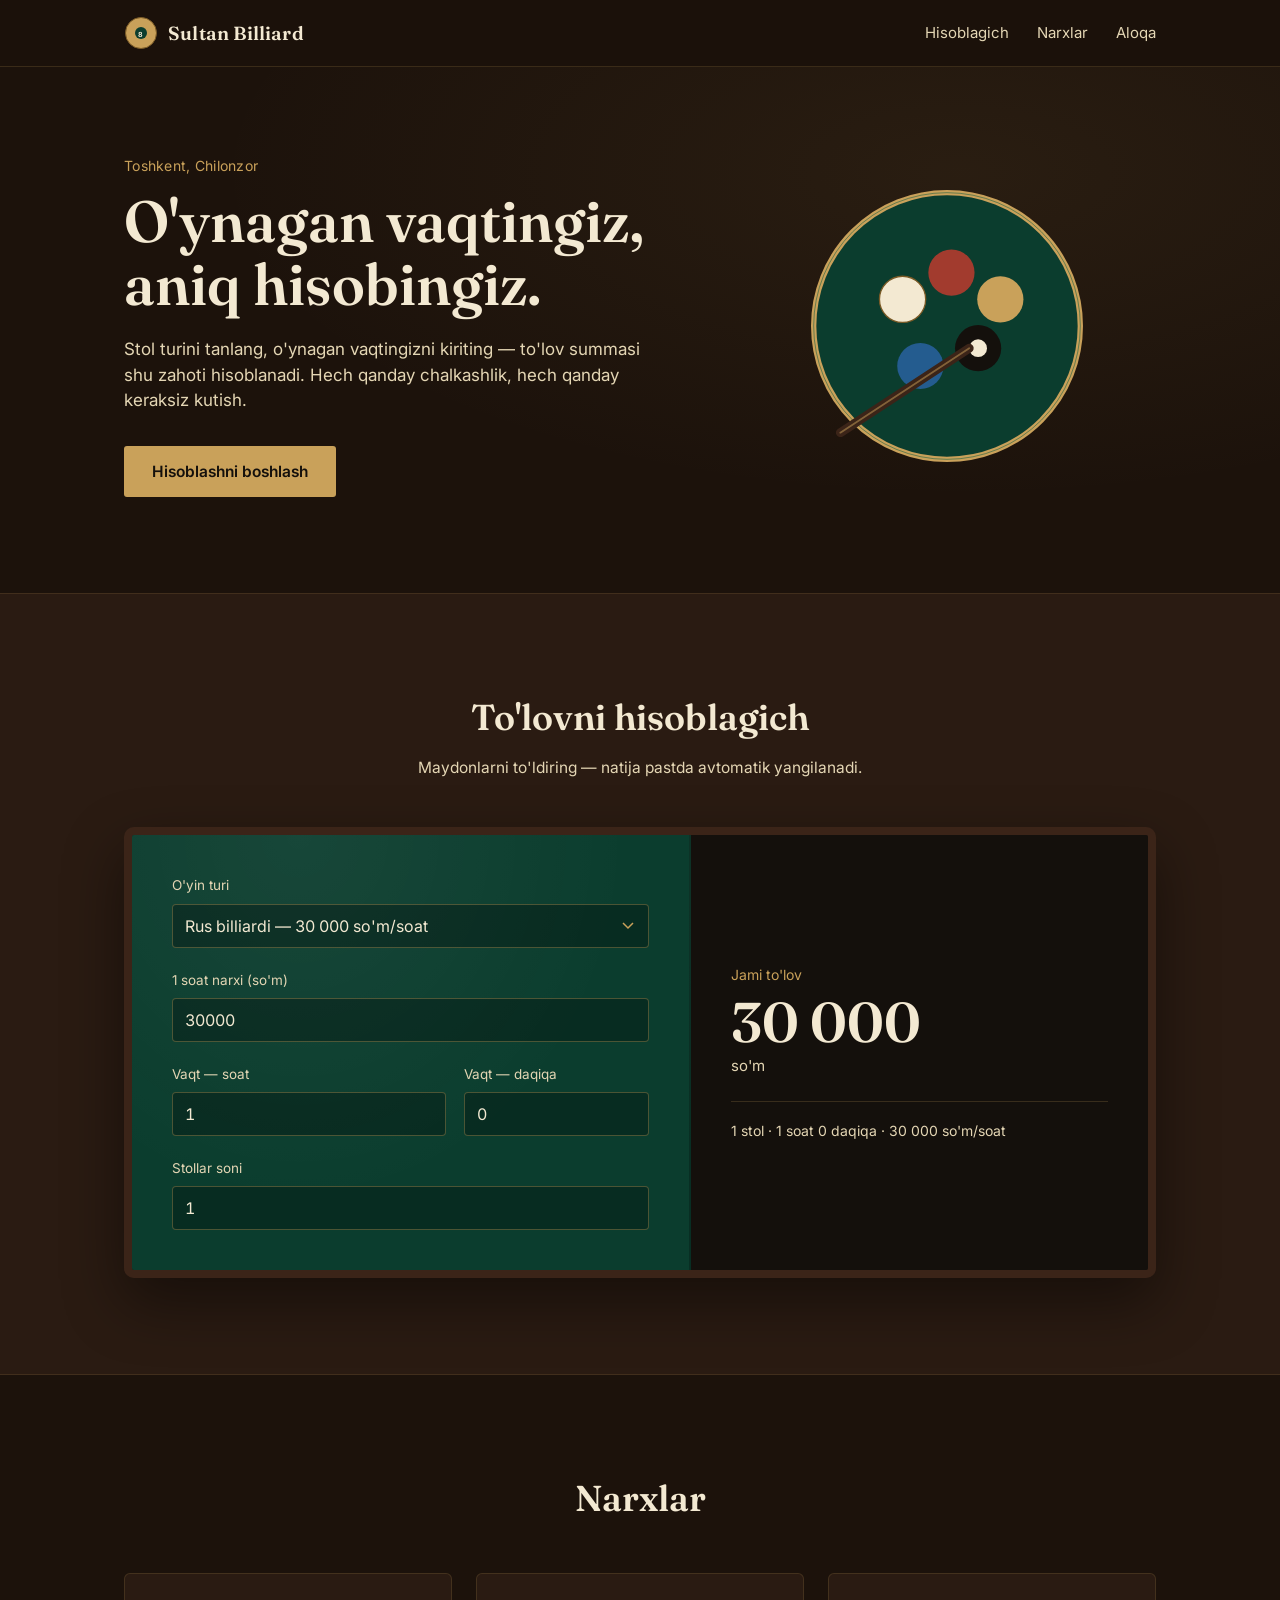
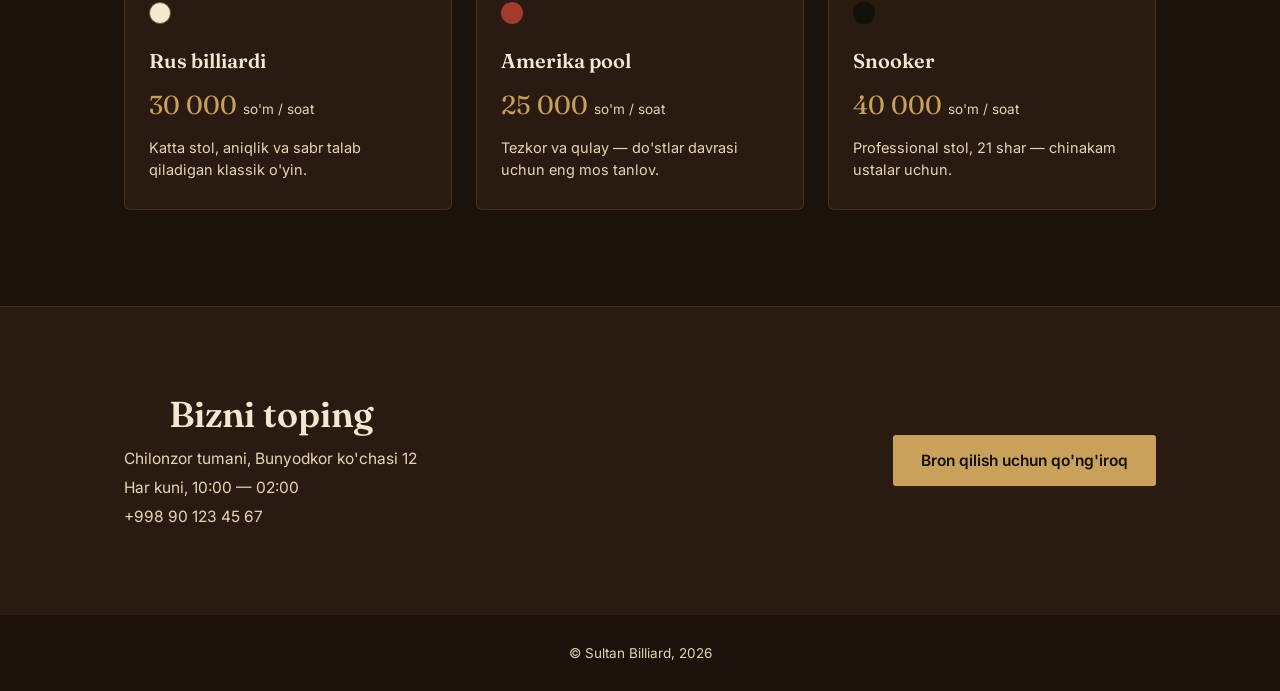
<file: BILLIARD/index.html>
<!DOCTYPE html>
<html lang="en">

<head>
    <meta charset="UTF-8">
    <meta name="viewport" content="width=device-width, initial-scale=1.0">
    <title>Sultan Billiard — vaqt va to'lovni hisoblang</title>
    <link rel="preconnect" href="https://fonts.googleapis.com">
    <link rel="preconnect" href="https://fonts.gstatic.com" crossorigin>
    <link
        href="https://fonts.googleapis.com/css2?family=Fraunces:opsz,wght@9..144,400;9..144,500;9..144,600;9..144,700&family=Inter:wght@400;500;600;700&display=swap"
        rel="stylesheet">
    <link rel="stylesheet" href="style.css">
</head>

<body>

    <header class="site-header">
        <div class="wrap header-inner">
            <div class="brand">
                <svg class="brand-mark" width="34" height="34" viewBox="0 0 34 34" fill="none"
                    xmlns="http://www.w3.org/2000/svg">
                    <circle cx="17" cy="17" r="15.5" fill="#C9A15A" stroke="#7A5A26" stroke-width="1" />
                    <circle cx="17" cy="17" r="6" fill="#0B3D2E" />
                    <text x="17" y="20.5" text-anchor="middle" font-family="Inter" font-weight="700" font-size="7"
                        fill="#F3E9D2">8</text>
                </svg>
                <span>Sultan&nbsp;Billiard</span>
            </div>
            <nav class="site-nav">
                <a href="#hisoblagich">Hisoblagich</a>
                <a href="#narxlar">Narxlar</a>
                <a href="#aloqa">Aloqa</a>
            </nav>
        </div>
    </header>

    <main>

        <section class="hero">
            <div class="wrap hero-inner">
                <div class="hero-text">
                    <p class="eyebrow">Toshkent, Chilonzor</p>
                    <h1>O'ynagan&nbsp;vaqtingiz,<br>aniq&nbsp;hisobingiz.</h1>
                    <p class="hero-sub">Stol turini tanlang, o'ynagan vaqtingizni kiriting — to'lov summasi shu zahoti
                        hisoblanadi. Hech qanday chalkashlik, hech qanday keraksiz kutish.</p>
                    <a href="#hisoblagich" class="btn-primary">Hisoblashni boshlash</a>
                </div>
                <div class="hero-art" aria-hidden="true">
                    <svg viewBox="0 0 360 360" width="100%" height="100%">
                        <circle cx="180" cy="180" r="150" fill="#0B3D2E" stroke="#C9A15A" stroke-width="6" />
                        <circle cx="180" cy="180" r="150" fill="none" stroke="#0F5A3F" stroke-width="1" opacity="0.6" />
                        <circle cx="130" cy="150" r="26" fill="#F3E9D2" />
                        <circle cx="130" cy="150" r="26" fill="none" stroke="#7A5A26" stroke-width="1.5" />
                        <circle cx="185" cy="120" r="26" fill="#A23B2E" />
                        <circle cx="240" cy="150" r="26" fill="#C9A15A" />
                        <circle cx="215" cy="205" r="26" fill="#14100C" />
                        <circle cx="215" cy="205" r="10" fill="#F3E9D2" />
                        <circle cx="150" cy="225" r="26" fill="#245C8F" />
                        <line x1="60" y1="300" x2="205" y2="205" stroke="#3B2418" stroke-width="10"
                            stroke-linecap="round" />
                        <line x1="60" y1="300" x2="205" y2="205" stroke="#C9A15A" stroke-width="2"
                            stroke-linecap="round" opacity="0.5" />
                    </svg>
                </div>
            </div>
        </section>

        <section id="hisoblagich" class="calc-section">
            <div class="wrap">
                <h2 class="section-title">To'lovni hisoblagich</h2>
                <p class="section-sub">Maydonlarni to'ldiring — natija pastda avtomatik yangilanadi.</p>

                <div class="calc-card">

                    <div class="calc-felt">
                        <div class="field">
                            <label for="gameType">O'yin turi</label>
                            <select id="gameType">
                                <option value="30000">Rus billiardi — 30 000 so'm/soat</option>
                                <option value="25000">Amerika (pool) — 25 000 so'm/soat</option>
                                <option value="40000">Snooker — 40 000 so'm/soat</option>
                                <option value="custom">Boshqa narx...</option>
                            </select>
                        </div>

                        <div class="field">
                            <label for="rate">1 soat narxi (so'm)</label>
                            <input type="number" id="rate" min="0" step="1000" value="30000" inputmode="numeric">
                        </div>


                        <div class="field-row">
                            <div class="field">
                                <label for="hours">Vaqt — soat</label>
                                <input type="number" id="hours" min="0" step="1" value="1" inputmode="numeric">
                            </div>
                            <div class="field">
                                <label for="minutes">Vaqt — daqiqa</label>
                                <input type="number" id="minutes" min="0" max="59" step="5" value="0"
                                    inputmode="numeric">
                            </div>
                        </div>

                        <div class="field">
                            <label for="tables">Stollar soni</label>
                            <input type="number" id="tables" min="1" step="1" value="1" inputmode="numeric">
                        </div>
                    </div>

                    <div class="calc-result">
                        <span class="result-label">Jami to'lov</span>
                        <span class="result-amount" id="totalAmount">30 000</span>
                        <span class="result-currency">so'm</span>
                        <div class="result-breakdown" id="breakdown">1 stol · 1 soat 0 daqiqa · 30 000 so'm/soat</div>
                    </div>

                </div>
            </div>
        </section>

        <section id="narxlar" class="rates-section">
            <div class="wrap">
                <h2 class="section-title">Narxlar</h2>
                <div class="rates-grid">
                    <div class="rate-card">
                        <span class="rate-ball" style="background:#F3E9D2; border:1.5px solid #7A5A26;"></span>
                        <h3>Rus billiardi</h3>
                        <p class="rate-price">30 000 <span>so'm / soat</span></p>
                        <p class="rate-desc">Katta stol, aniqlik va sabr talab qiladigan klassik o'yin.</p>
                    </div>
                    <div class="rate-card">
                        <span class="rate-ball" style="background:#A23B2E;"></span>
                        <h3>Amerika pool</h3>
                        <p class="rate-price">25 000 <span>so'm / soat</span></p>
                        <p class="rate-desc">Tezkor va qulay — do'stlar davrasi uchun eng mos tanlov.</p>
                    </div>
                    <div class="rate-card">
                        <span class="rate-ball" style="background:#14100C;"></span>
                        <h3>Snooker</h3>
                        <p class="rate-price">40 000 <span>so'm / soat</span></p>
                        <p class="rate-desc">Professional stol, 21 shar — chinakam ustalar uchun.</p>
                    </div>
                </div>
            </div>
        </section>

        <section id="aloqa" class="contact-section">
            <div class="wrap contact-inner">
                <div>
                    <h2 class="section-title">Bizni toping</h2>
                    <p class="contact-line">Chilonzor tumani, Bunyodkor ko'chasi 12</p>
                    <p class="contact-line">Har kuni, 10:00 — 02:00</p>
                    <p class="contact-line">+998 90 123 45 67</p>
                </div>
                <a href="tel:+998901234567" class="btn-primary">Bron qilish uchun qo'ng'iroq</a>
            </div>
        </section>

    </main>

    <footer class="site-footer">
        <div class="wrap">© Sultan Billiard, 2026</div>
    </footer>

    <script>
        const gameType = document.getElementById('gameType');
        const rateInput = document.getElementById('rate');
        const hoursInput = document.getElementById('hours');
        const minutesInput = document.getElementById('minutes');
        const tablesInput = document.getElementById('tables');
        const totalAmountEl = document.getElementById('totalAmount');
        const breakdownEl = document.getElementById('breakdown');

        function formatNumber(n) {
            return Math.round(n).toString().replace(/\B(?=(\d{3})+(?!\d))/g, ' ');
        }

        function onTypeChange() {
            if (gameType.value !== 'custom') {
                rateInput.value = gameType.value;
            }
            calculate();
        }

        function calculate() {
            const rate = Math.max(0, parseFloat(rateInput.value) || 0);
            let hours = Math.max(0, parseInt(hoursInput.value) || 0);
            let minutes = Math.max(0, Math.min(59, parseInt(minutesInput.value) || 0));
            const tables = Math.max(1, parseInt(tablesInput.value) || 1);

            const totalMinutes = hours * 60 + minutes;
            const total = (rate / 60) * totalMinutes * tables;

            totalAmountEl.textContent = formatNumber(total);
            breakdownEl.textContent =
                `${tables} stol · ${hours} soat ${minutes} daqiqa · ${formatNumber(rate)} so'm/soat`;
        }


        gameType.addEventListener('change', onTypeChange);
        [rateInput, hoursInput, minutesInput, tablesInput].forEach(el => {
            el.addEventListener('input', () => {
                if (el !== rateInput) { /* keep custom rate as is */ }
                if (el === rateInput) gameType.value = 'custom';
                calculate();
            });
        });

        calculate();
    </script>

</body>

</html>
</file>
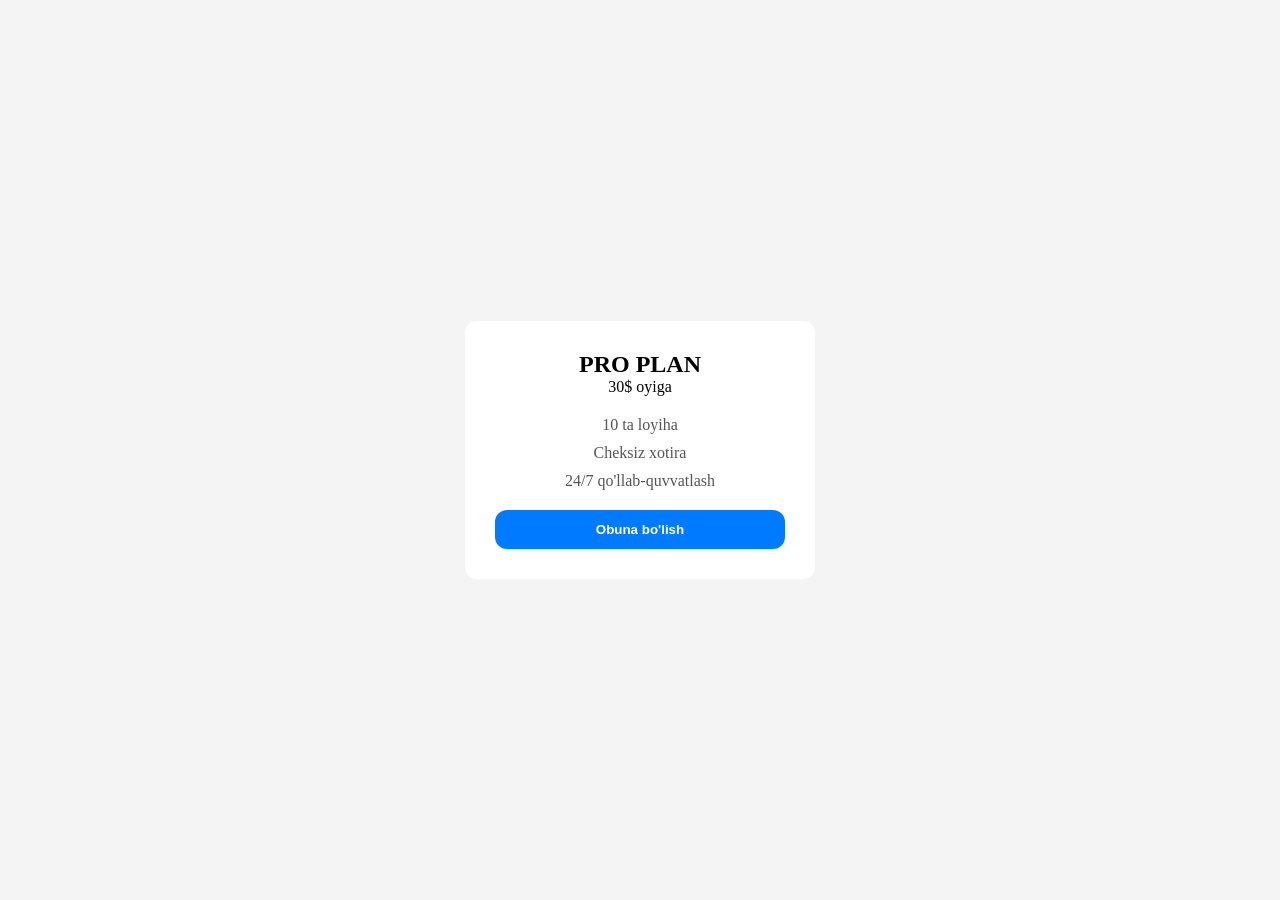
<file: mashqqq/index.html>
<!DOCTYPE html>
<html lang="en">

<head>
    <meta charset="UTF-8">
    <meta name="viewport" content="width=device-width, initial-scale=1.0">
    <title>Document</title>
    <link rel="stylesheet" href="./style.css">
</head>

<body>
    <div class="container">
        <h2>PRO PLAN</h2>
        <div class="narxlar">
            <p>30$ oyiga</p>
            <ul>
                <li>10 ta loyiha</li>
                <li>Cheksiz xotira</li>
                <li>24/7 qo'llab-quvvatlash</li>
            </ul>
            <button>Obuna bo'lish</button>
        </div>
    </div>
</body>

</html>
</file>
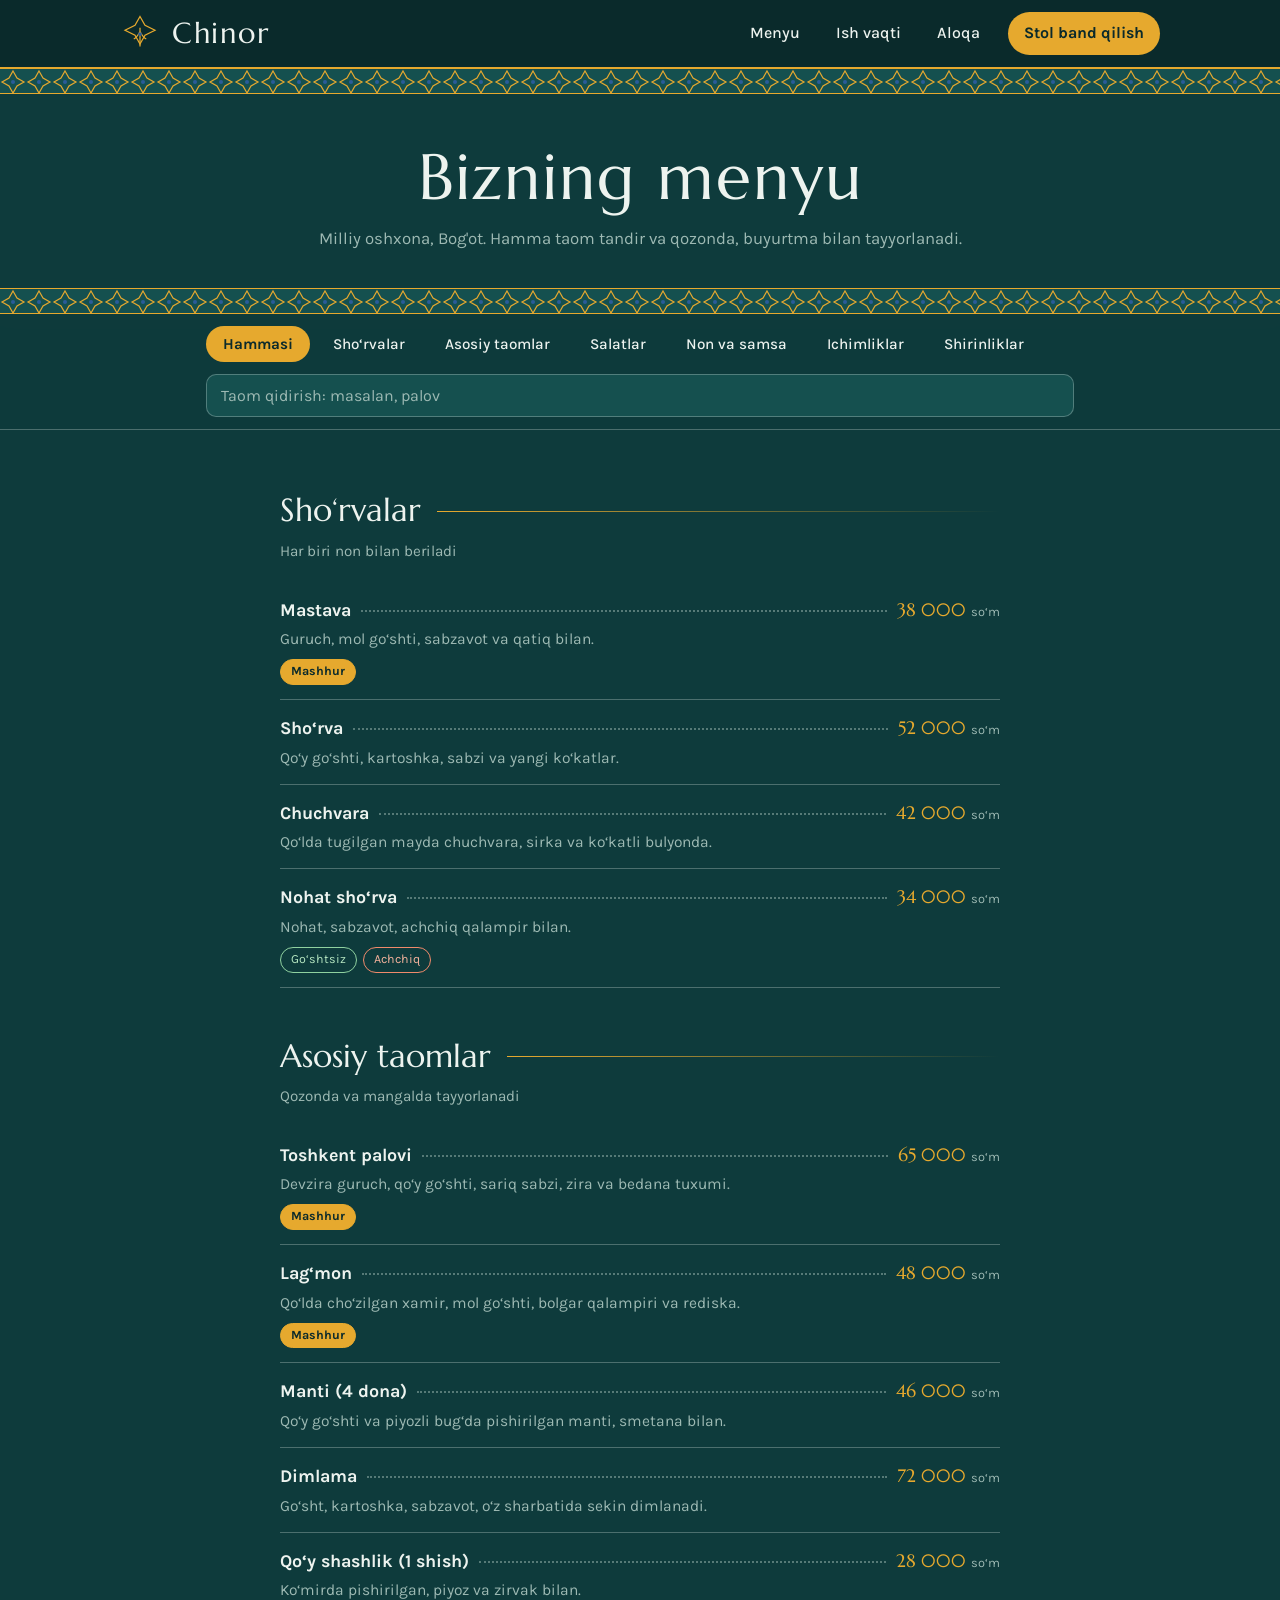
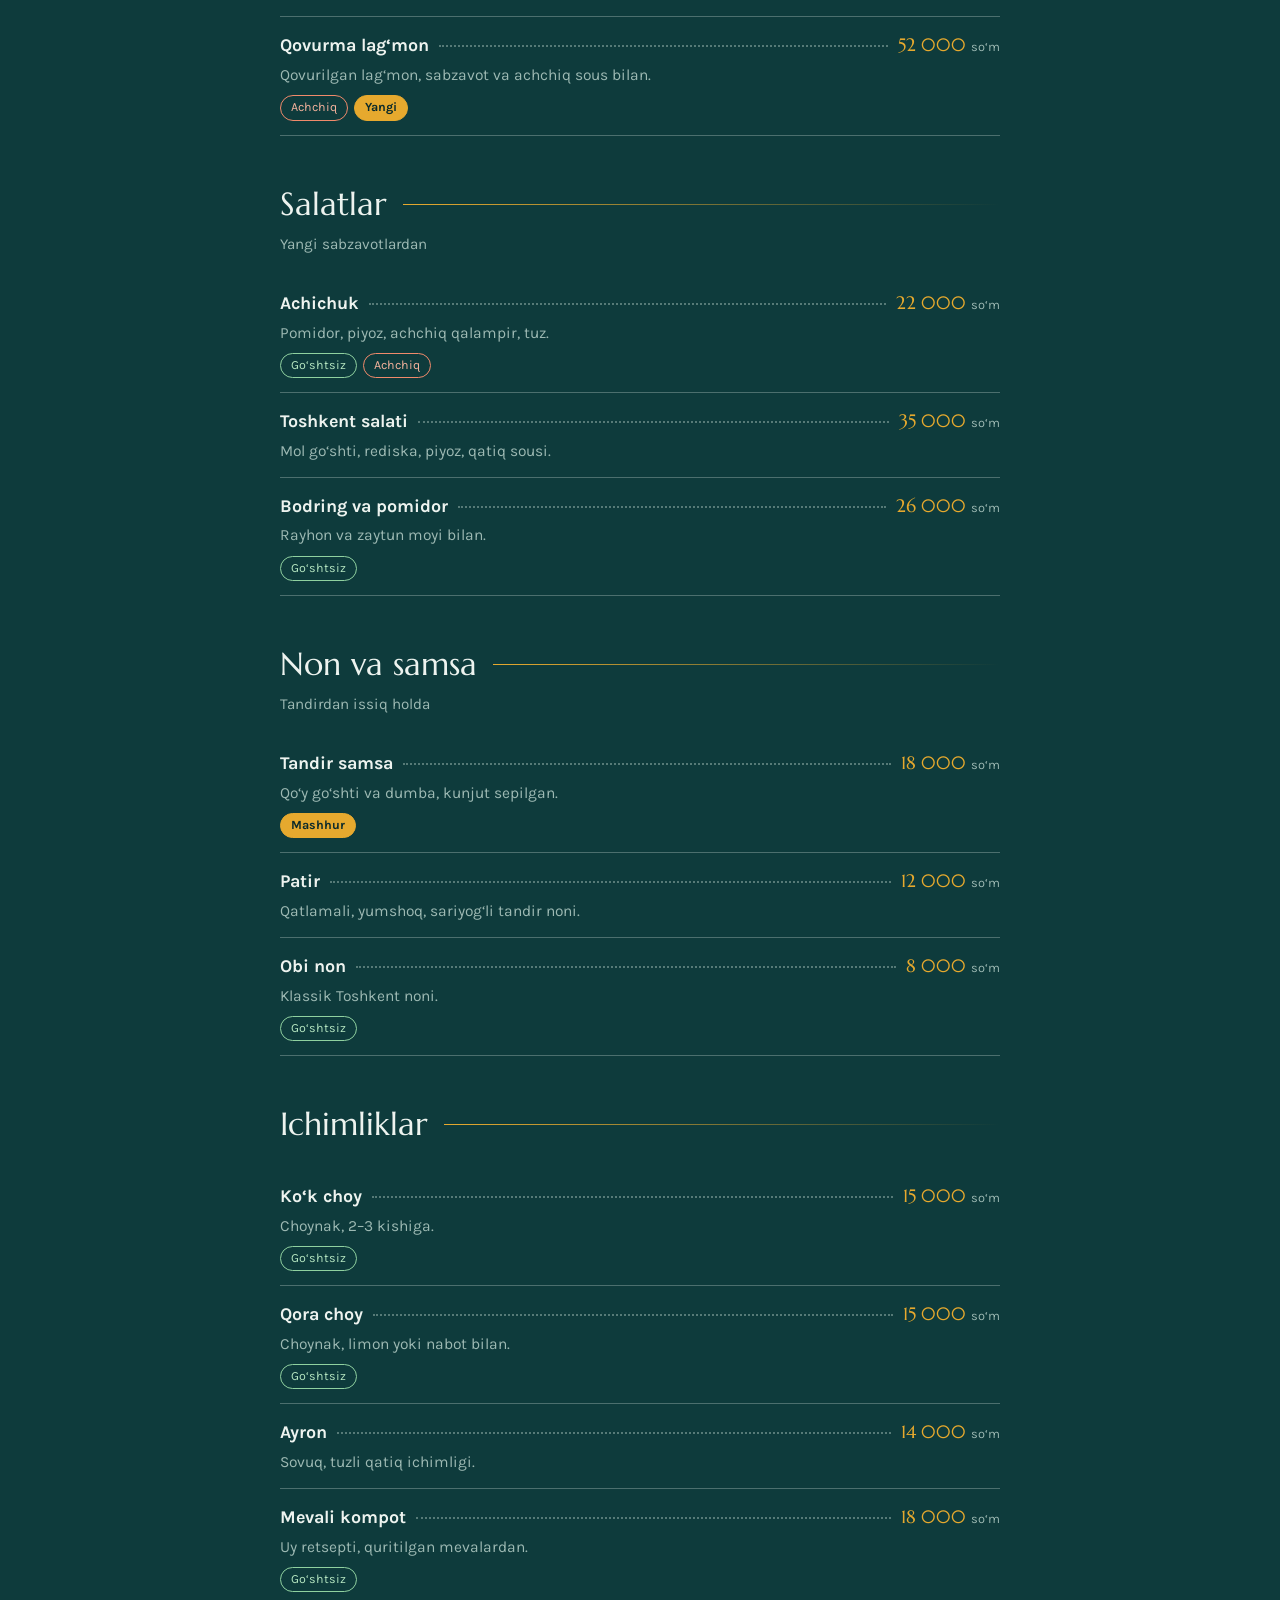
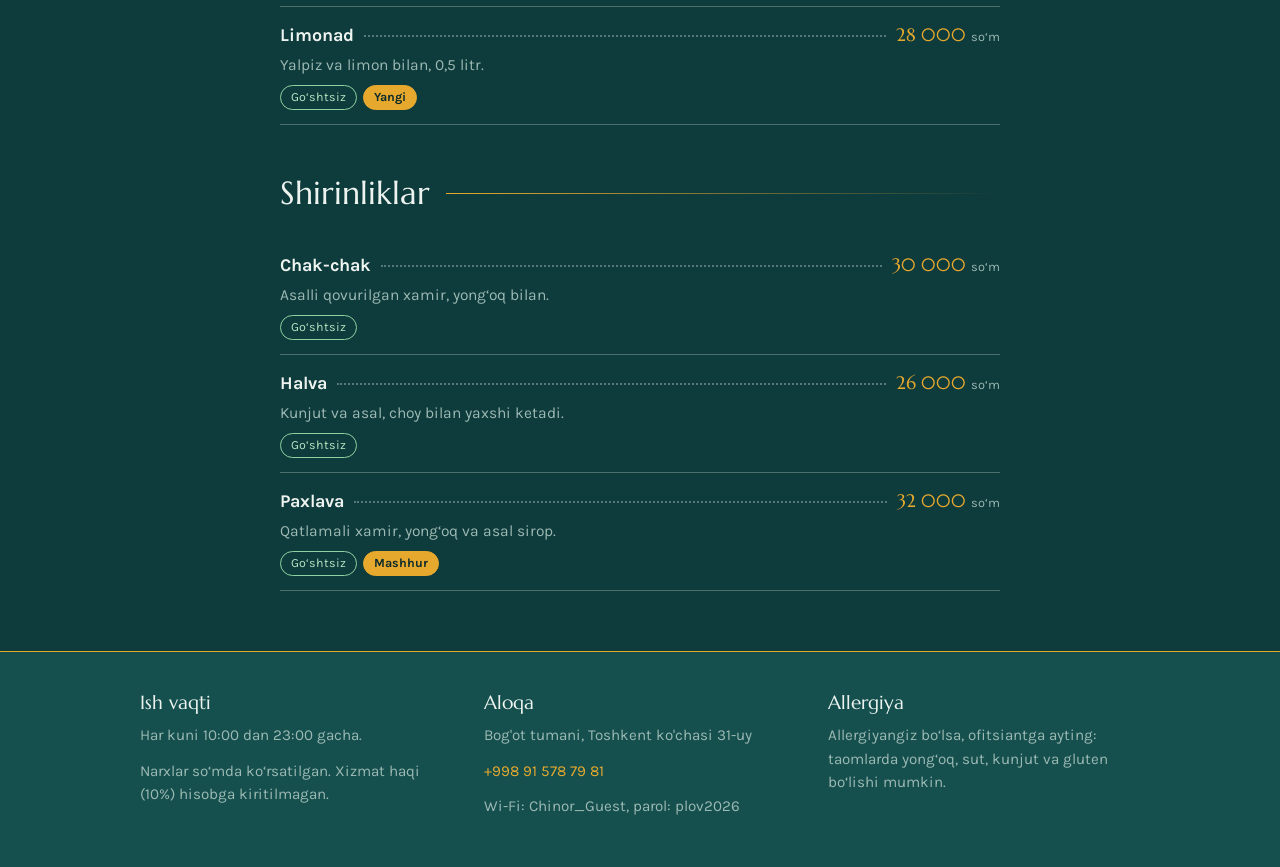
<file: Restoran menyu/index.html>
<!DOCTYPE html>
<html lang="uz">

<head>
  <meta charset="utf-8">
  <meta name="viewport" content="width=device-width, initial-scale=1">
  <title>Chinor restorani — Menyu</title>
  <link rel="preconnect" href="https://fonts.googleapis.com">
  <link rel="preconnect" href="https://fonts.gstatic.com" crossorigin>
  <link href="https://fonts.googleapis.com/css2?family=Marcellus&family=Karla:wght@400;500;700&display=swap"
    rel="stylesheet">
  <link rel="stylesheet" href="style.css">
</head>

<body>

  <!-- Asosiy navigatsiya: logotip, nom va havolalar -->
  <header class="site-nav">
    <div class="nav-in">
      <a class="brand" href="#top" aria-label="Chinor restorani, bosh sahifa">
        <svg viewBox="0 0 64 64" fill="none" stroke="#E6A92E" stroke-width="2" aria-hidden="true">
          <path d="M32 4l8 14 16 8-16 8-8 14-8-14-16-8 16-8z" />
          <path d="M32 22v30M22 40c4-2 7-6 10-12 3 6 6 10 10 12" />
          <circle cx="32" cy="32" r="3" fill="#2A5C9A" stroke="none" />
        </svg>
        <span>Chinor</span>
      </a>
      <button class="burger" id="burger" aria-expanded="false" aria-controls="links" aria-label="Menyuni ochish">
        <svg viewBox="0 0 24 24" width="24" height="24" fill="none" stroke="currentColor" stroke-width="2"
          stroke-linecap="round" aria-hidden="true">
          <path d="M4 7h16M4 12h16M4 17h16" />
        </svg>
      </button>
      <ul class="links" id="links">
        <li><a href="#menu">Menyu</a></li>
        <li><a href="#info">Ish vaqti</a></li>
        <li><a href="#contact">Aloqa</a></li>
        <li><a class="cta" href="tel:+998901234567">Stol band qilish</a></li>
      </ul>
    </div>
  </header>

  <div class="tile" aria-hidden="true"></div>
  <section class="hero" id="top">
    <h1>Bizning menyu</h1>
    <p>Milliy oshxona, Bog'ot. Hamma taom tandir va qozonda, buyurtma bilan tayyorlanadi.</p>
  </section>
  <div class="tile" aria-hidden="true"></div>

  <!-- Bo'limlar va qidiruv -->
  <div class="subnav">
    <div class="tabs" id="tabs" role="group" aria-label="Menyu bo‘limlari"></div>
    <div class="search"><input id="q" type="search" placeholder="Taom qidirish: masalan, palov"
        aria-label="Taom qidirish"></div>
  </div>

  <main id="menu" aria-live="polite"></main>

  <footer>
    <div class="foot">
      <div id="info">
        <b>Ish vaqti</b>
        <p>Har kuni 10:00 dan 23:00 gacha.</p>
        <p>Narxlar so‘mda ko‘rsatilgan. Xizmat haqi (10%) hisobga kiritilmagan.</p>
      </div>
      <div id="contact">
        <b>Aloqa</b>
        <p>Bog'ot tumani, Toshkent ko'chasi 31-uy</p>
        <p><a href="tel:+998915717981">+998 91 578 79 81</a></p>
        <p>Wi-Fi: Chinor_Guest, parol: plov2026</p>
      </div>
      <div>
        <b>Allergiya</b>
        <p>Allergiyangiz bo‘lsa, ofitsiantga ayting: taomlarda yong‘oq, sut, kunjut va gluten bo‘lishi mumkin.</p>
      </div>
    </div>
  </footer>

  <script src="script.js"></script>
</body>

</html>
</file>
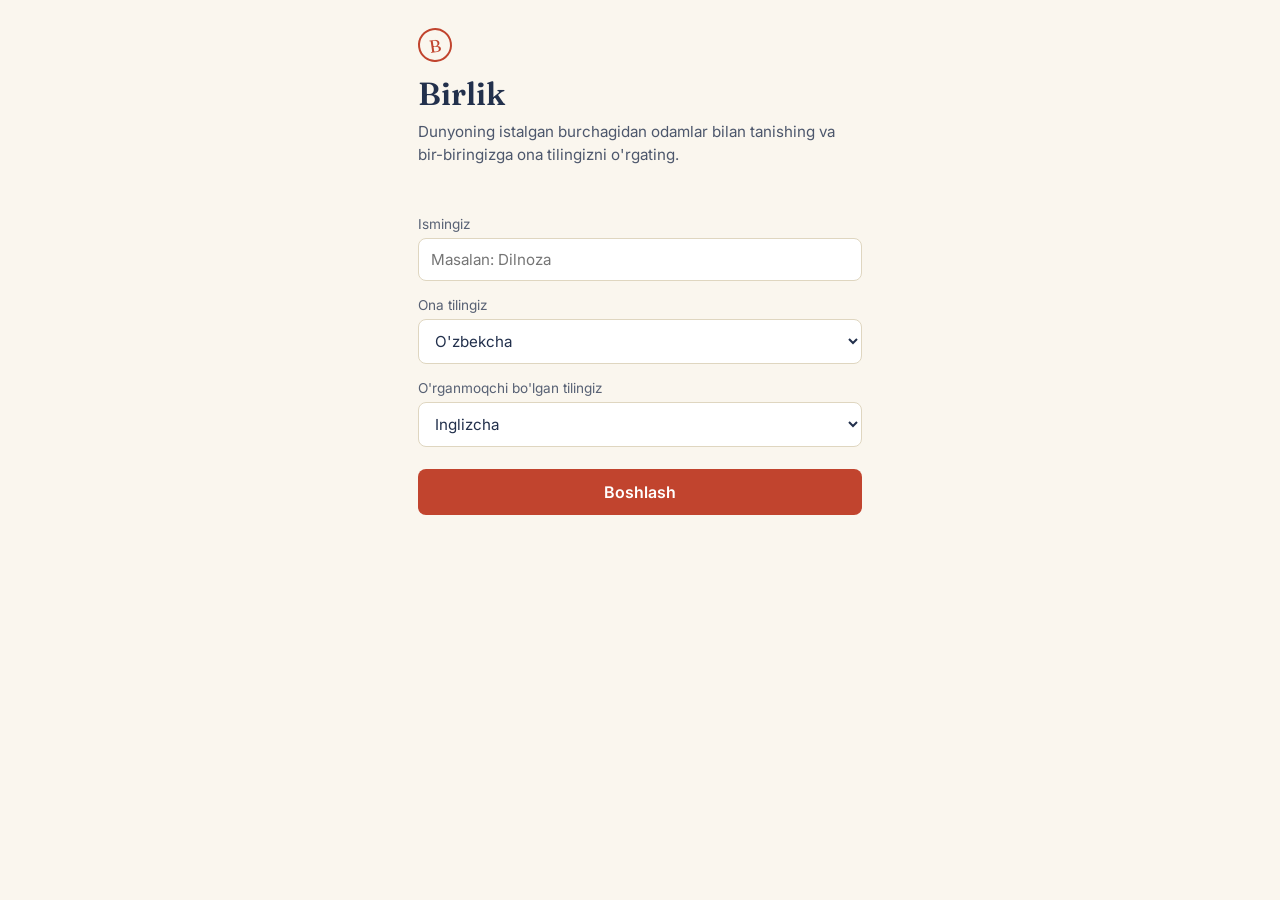
<file: HelloTalk/lingo-birlik.html>
<!DOCTYPE html>
<html lang="uz">

<head>
  <meta charset="UTF-8">
  <meta name="viewport" content="width=device-width, initial-scale=1, viewport-fit=cover">
  <title>Birlik — til almashish</title>
  <link rel="preconnect" href="https://fonts.googleapis.com">
  <link rel="preconnect" href="https://fonts.gstatic.com" crossorigin>
  <link href="https://fonts.googleapis.com/css2?family=Fraunces:wght@500;600&family=Inter:wght@400;500;600&display=swap"
    rel="stylesheet">
  <style>
    :root {
      --paper: #FAF6EE;
      --ink: #22304C;
      --stamp: #C1442E;
      --teal: #2F6F6E;
      --mustard: #D9A404;
      --line: #DFD6C0;
      --card: #FFFFFF;
      box-sizing: border-box;
      padding-top: env(safe-area-inset-top, 0px);
      padding-bottom: env(safe-area-inset-bottom, 0px);
    }

    @media (prefers-color-scheme: dark) {
      :root:not([data-theme="light"]) {
        --paper: #181611;
        --ink: #F2EDE1;
        --card: #221F19;
        --line: #39352A;
      }
    }

    * {
      box-sizing: border-box;
    }

    html,
    body {
      height: 100%;
      margin: 0;
    }

    html {
      scroll-padding-top: env(safe-area-inset-top, 0px);
    }

    body {
      background: var(--paper);
      color: var(--ink);
      font-family: 'Inter', system-ui, sans-serif;
      display: flex;
      justify-content: center;
    }

    #app {
      width: 100%;
      max-width: 480px;
      min-height: 100%;
      position: relative;
      display: flex;
      flex-direction: column;
    }

    h1,
    h2,
    h3 {
      font-family: 'Fraunces', Georgia, serif;
      font-weight: 600;
      margin: 0;
    }

    .screen {
      display: none;
      flex-direction: column;
      flex: 1;
      padding: 20px 18px 24px;
    }

    .screen.active {
      display: flex;
    }

    .topbar {
      display: flex;
      align-items: center;
      justify-content: space-between;
      padding: 14px 18px;
      padding-top: calc(14px + env(safe-area-inset-top, 0px));
      border-bottom: 1px solid var(--line);
    }

    .topbar h1 {
      font-size: 1.3rem;
    }

    .stamp {
      display: inline-flex;
      align-items: center;
      justify-content: center;
      width: 34px;
      height: 34px;
      border: 2px solid var(--stamp);
      border-radius: 50%;
      color: var(--stamp);
      font-family: 'Fraunces', serif;
      font-size: 1.1rem;
      flex-shrink: 0;
      transform: rotate(-8deg);
    }

    label {
      font-size: .85rem;
      opacity: .75;
      display: block;
      margin: 16px 0 6px;
    }

    input,
    select {
      width: 100%;
      padding: 11px 12px;
      border: 1px solid var(--line);
      border-radius: 8px;
      background: var(--card);
      color: var(--ink);
      font: inherit;
      font-size: .95rem;
    }

    input:focus,
    select:focus {
      outline: 2px solid var(--teal);
      outline-offset: 1px;
    }

    button {
      font: inherit;
      cursor: pointer;
    }

    .btn-primary {
      margin-top: 22px;
      background: var(--stamp);
      color: #fff;
      border: none;
      padding: 13px;
      border-radius: 8px;
      font-size: 1rem;
      font-weight: 600;
    }

    .btn-primary:active {
      opacity: .85;
    }

    .intro-hero {
      padding: 8px 0 18px;
    }

    .intro-hero p {
      opacity: .8;
      line-height: 1.5;
      margin-top: 8px;
      font-size: .95rem;
    }

    .card-list {
      display: flex;
      flex-direction: column;
      gap: 12px;
      margin-top: 14px;
    }

    .partner-card {
      background: var(--card);
      border: 1px solid var(--line);
      border-radius: 12px;
      padding: 14px;
      display: flex;
      gap: 12px;
      align-items: center;
      text-align: left;
      width: 100%;
    }

    .flag {
      font-size: 1.8rem;
      flex-shrink: 0;
    }

    .p-name {
      font-weight: 600;
      font-size: 1rem;
    }

    .p-meta {
      font-size: .8rem;
      opacity: .65;
      margin-top: 2px;
    }

    .p-snippet {
      font-size: .85rem;
      opacity: .75;
      margin-top: 5px;
      line-height: 1.3;
    }

    .tab-bar {
      display: flex;
      border-top: 1px solid var(--line);
      padding-bottom: env(safe-area-inset-bottom, 0px);
    }

    .tab-bar button {
      flex: 1;
      background: none;
      border: none;
      padding: 11px 4px;
      font-size: .78rem;
      color: var(--ink);
      opacity: .55;
      display: flex;
      flex-direction: column;
      align-items: center;
      gap: 3px;
    }

    .tab-bar button.active {
      opacity: 1;
      color: var(--stamp);
      font-weight: 600;
    }

    .chat-header {
      display: flex;
      align-items: center;
      gap: 10px;
      padding: 14px 16px;
      padding-top: calc(14px + env(safe-area-inset-top, 0px));
      border-bottom: 1px solid var(--line);
    }

    .back-btn {
      background: none;
      border: none;
      font-size: 1.3rem;
      color: var(--ink);
      padding: 0 6px 0 0;
    }

    .chat-body {
      flex: 1;
      overflow-y: auto;
      padding: 16px;
      display: flex;
      flex-direction: column;
      gap: 10px;
    }

    .msg {
      max-width: 75%;
      padding: 9px 13px;
      border-radius: 14px;
      font-size: .92rem;
      line-height: 1.4;
    }

    .msg.them {
      background: var(--card);
      border: 1px solid var(--line);
      align-self: flex-start;
      border-bottom-left-radius: 4px;
    }

    .msg.me {
      background: var(--teal);
      color: #fff;
      align-self: flex-end;
      border-bottom-right-radius: 4px;
    }

    .phrase-row {
      display: flex;
      gap: 7px;
      overflow-x: auto;
      padding: 0 14px 10px;
    }

    .phrase-chip {
      flex-shrink: 0;
      background: var(--card);
      border: 1px solid var(--line);
      border-radius: 16px;
      padding: 6px 12px;
      font-size: .8rem;
      white-space: nowrap;
    }

    .chat-input-row {
      display: flex;
      gap: 8px;
      padding: 10px 14px;
      padding-bottom: calc(10px + env(safe-area-inset-bottom, 0px));
      border-top: 1px solid var(--line);
    }

    .chat-input-row input {
      flex: 1;
    }

    .send-btn {
      background: var(--stamp);
      color: #fff;
      border: none;
      width: 42px;
      height: 42px;
      border-radius: 50%;
      font-size: 1.1rem;
      flex-shrink: 0;
      display: flex;
      align-items: center;
      justify-content: center;
    }

    .empty {
      opacity: .6;
      font-size: .9rem;
      text-align: center;
      margin-top: 40px;
      line-height: 1.5;
    }

    ::-webkit-scrollbar {
      width: 0;
      height: 0;
    }
  </style>
</head>

<body>
  <div id="app">

    <!-- ONBOARDING -->
    <div class="screen active" id="screen-onboard">
      <div class="intro-hero">
        <span class="stamp">B</span>
        <h1 style="margin-top:12px;">Birlik</h1>
        <p>Dunyoning istalgan burchagidan odamlar bilan tanishing va bir-biringizga ona tilingizni o'rgating.</p>
      </div>
      <label for="in-name">Ismingiz</label>
      <input id="in-name" placeholder="Masalan: Dilnoza">
      <label for="in-native">Ona tilingiz</label>
      <select id="in-native">
        <option>O'zbekcha</option>
        <option>Ruscha</option>
        <option>Inglizcha</option>
        <option>Turkcha</option>
        <option>Koreyscha</option>
        <option>Ispancha</option>
      </select>
      <label for="in-learn">O'rganmoqchi bo'lgan tilingiz</label>
      <select id="in-learn">
        <option>Inglizcha</option>
        <option>Koreyscha</option>
        <option>Ispancha</option>
        <option>Turkcha</option>
        <option>Yaponcha</option>
        <option>Nemischa</option>
      </select>
      <button class="btn-primary" onclick="startApp()">Boshlash</button>
    </div>

    <!-- PARTNERS LIST -->
    <div class="screen" id="screen-list">
      <div class="topbar">
        <h1>Hamsuhbatlar</h1><span class="stamp" id="me-flag">🇺🇿</span>
      </div>
      <div class="screen" style="flex:1; padding:16px 18px; display:flex;" id="list-inner">
        <div class="card-list" id="partner-list"></div>
      </div>
      <div class="tab-bar">
        <button class="active">💬<span>Suhbatlar</span></button>
        <button onclick="alert('Bu demo ilovada mavjud emas.')">🔍<span>Qidirish</span></button>
        <button onclick="showProfile()">👤<span>Profil</span></button>
      </div>
    </div>

    <!-- CHAT -->
    <div class="screen" id="screen-chat">
      <div class="chat-header">
        <button class="back-btn" onclick="goToList()">←</button>
        <span class="flag" id="chat-flag">🌍</span>
        <div>
          <div class="p-name" id="chat-name">—</div>
          <div class="p-meta" id="chat-meta">—</div>
        </div>
      </div>
      <div class="chat-body" id="chat-body"></div>
      <div class="phrase-row" id="phrase-row"></div>
      <div class="chat-input-row">
        <input id="chat-input" placeholder="Xabar yozing..." onkeydown="if(event.key==='Enter')sendMsg()">
        <button class="send-btn" onclick="sendMsg()">➤</button>
      </div>
    </div>

    <!-- PROFILE -->
    <div class="screen" id="screen-profile">
      <div class="topbar">
        <h1>Profilim</h1><button class="back-btn" onclick="goToList()">✕</button>
      </div>
      <div style="padding:20px 18px;">
        <label>Ism</label>
        <div id="prof-name" style="font-size:1.1rem;font-weight:600;"></div>
        <label>Ona tili</label>
        <div id="prof-native"></div>
        <label>O'rganayotgan til</label>
        <div id="prof-learn"></div>
        <button class="btn-primary" style="background:var(--ink);" onclick="resetProfile()">Profilni tozalash</button>
      </div>
    </div>

  </div>

  <script>
    const PARTNERS = [
      { id: 1, name: "Emily", flag: "🇬🇧", country: "Angliya", lang: "Inglizcha", greet: "Hi! I saw you're learning English 😊", phrases: ["Hello!", "How are you?", "What's your name?"], learnsUz: false },
      { id: 2, name: "Min-jun", flag: "🇰🇷", country: "Janubiy Koreya", lang: "Koreyscha", greet: "안녕하세요! Salom, tanishganimdan xursandman!", phrases: ["안녕하세요", "감사합니다", "제 이름은..."], learnsUz: true },
      { id: 3, name: "Carlos", flag: "🇪🇸", country: "Ispaniya", lang: "Ispancha", greet: "¡Hola! ¿Cómo estás hoy?", phrases: ["Hola", "¿Qué tal?", "Mucho gusto"], learnsUz: false },
      { id: 4, name: "Elif", flag: "🇹🇷", country: "Turkiya", lang: "Turkcha", greet: "Merhaba! Türkçe pratik yapmak ister misin?", phrases: ["Merhaba", "Nasılsın?", "Teşekkürler"], learnsUz: true },
      { id: 5, name: "Yuki", flag: "🇯🇵", country: "Yaponiya", lang: "Yaponcha", greet: "こんにちは！よろしくお願いします。", phrases: ["こんにちは", "ありがとう", "はじめまして"], learnsUz: false },
      { id: 6, name: "Anna", flag: "🇩🇪", country: "Germaniya", lang: "Nemischa", greet: "Hallo! Wollen wir uns gegenseitig helfen?", phrases: ["Hallo", "Wie geht's?", "Danke schön"], learnsUz: true },
    ];

    const REPLIES = {
      "Inglizcha": ["That's great, tell me more!", "Nice! How do you say that in your language?", "I'm learning too, this is fun 😄", "Can you correct my sentence?"],
      "Koreyscha": ["오 진짜요? 재미있네요!", "좋아요! 더 알려주세요.", "저도 한국어 배우고 있어요.", "맞아요, 잘하시네요!"],
      "Ispancha": ["¡Qué interesante! Cuéntame más.", "¡Genial! ¿Cómo se dice eso en tu idioma?", "Yo también estoy aprendiendo, ¡qué divertido!"],
      "Turkcha": ["Çok ilginç! Devam et.", "Harika! Bunu kendi dilinde nasıl söylüyorsun?", "Ben de öğreniyorum, çok eğlenceli!"],
      "Yaponcha": ["それは面白いですね！", "いいですね、もっと教えてください。", "私も勉強しています、楽しいです。"],
      "Nemischa": ["Das ist interessant! Erzähl mehr.", "Klasse! Wie sagt man das in deiner Sprache?", "Ich lerne auch, das macht Spaß!"]
    };

    let ME = null;
    let activePartner = null;

    function storageGet(k) { try { return JSON.parse(localStorage.getItem(k)); } catch (e) { return null; } }
    function storageSet(k, v) { try { localStorage.setItem(k, JSON.stringify(v)); } catch (e) { } }

    function show(id) {
      document.querySelectorAll('.screen').forEach(s => s.classList.remove('active'));
      document.getElementById(id).classList.add('active');
    }

    function init() {
      ME = storageGet('birlik_me');
      if (ME) {
        document.getElementById('in-name').value = ME.name;
        document.getElementById('in-native').value = ME.native;
        document.getElementById('in-learn').value = ME.learn;
        renderList();
        show('screen-list');
      }
    }

    function startApp() {
      const name = document.getElementById('in-name').value.trim() || "Do'st";
      const native = document.getElementById('in-native').value;
      const learn = document.getElementById('in-learn').value;
      ME = { name, native, learn };
      storageSet('birlik_me', ME);
      renderList();
      show('screen-list');
    }

    function renderList() {
      const wrap = document.getElementById('partner-list');
      wrap.innerHTML = '';
      const relevant = PARTNERS.filter(p => p.lang === ME.learn).concat(PARTNERS.filter(p => p.lang !== ME.learn));
      relevant.forEach(p => {
        const history = storageGet('birlik_chat_' + p.id) || [];
        const last = history.length ? history[history.length - 1].text : p.greet;
        const btn = document.createElement('button');
        btn.className = 'partner-card';
        btn.onclick = () => openChat(p.id);
        btn.innerHTML = `<span class="flag">${p.flag}</span>
      <div style="min-width:0;">
        <div class="p-name">${p.name}</div>
        <div class="p-meta">${p.country} · ${p.lang}${p.learnsUz ? " · O'zbekcha o'rganmoqda" : ""}</div>
        <div class="p-snippet">${last.length > 50 ? last.slice(0, 50) + '…' : last}</div>
      </div>`;
        wrap.appendChild(btn);
      });
    }

    function openChat(id) {
      activePartner = PARTNERS.find(p => p.id === id);
      document.getElementById('chat-flag').textContent = activePartner.flag;
      document.getElementById('chat-name').textContent = activePartner.name;
      document.getElementById('chat-meta').textContent = activePartner.country + " · " + activePartner.lang;

      let history = storageGet('birlik_chat_' + id);
      if (!history) { history = [{ from: 'them', text: activePartner.greet }]; storageSet('birlik_chat_' + id, history); }
      renderChat(history);

      const prow = document.getElementById('phrase-row');
      prow.innerHTML = '';
      activePartner.phrases.forEach(ph => {
        const c = document.createElement('button');
        c.className = 'phrase-chip'; c.textContent = ph;
        c.onclick = () => { document.getElementById('chat-input').value = ph; };
        prow.appendChild(c);
      });

      show('screen-chat');
    }

    function renderChat(history) {
      const body = document.getElementById('chat-body');
      body.innerHTML = '';
      history.forEach(m => {
        const d = document.createElement('div');
        d.className = 'msg ' + (m.from === 'me' ? 'me' : 'them');
        d.textContent = m.text;
        body.appendChild(d);
      });
      body.scrollTop = body.scrollHeight;
    }

    function sendMsg() {
      const input = document.getElementById('chat-input');
      const text = input.value.trim();
      if (!text || !activePartner) return;
      const key = 'birlik_chat_' + activePartner.id;
      let history = storageGet(key) || [];
      history.push({ from: 'me', text });
      storageSet(key, history);
      renderChat(history);
      input.value = '';

      setTimeout(() => {
        const pool = REPLIES[activePartner.lang] || ["😊"];
        const reply = pool[Math.floor(Math.random() * pool.length)];
        history = storageGet(key) || [];
        history.push({ from: 'them', text: reply });
        storageSet(key, history);
        renderChat(history);
      }, 900);
    }

    function goToList() { renderList(); show('screen-list'); }

    function showProfile() {
      document.getElementById('prof-name').textContent = ME.name;
      document.getElementById('prof-native').textContent = ME.native;
      document.getElementById('prof-learn').textContent = ME.learn;
      show('screen-profile');
    }

    function resetProfile() {
      localStorage.clear();
      ME = null;
      document.getElementById('in-name').value = '';
      show('screen-onboard');
    }

    init();
  </script>
</body>

</html>
</file>
<file: BILLIARD/style.css>
:root {
    --wood-dark: #1C120B;
    --wood: #2A1B12;
    --wood-light: #3B2418;
    --felt-dark: #0B3D2E;
    --felt: #0F5A3F;
    --cream: #F3E9D2;
    --cream-dim: #E4D6B4;
    --brass: #C9A15A;
    --brass-dim: #8A6B34;
    --red: #A23B2E;
    --ink: #14100C;

    --font-display: 'Fraunces', Georgia, serif;
    --font-body: 'Inter', -apple-system, BlinkMacSystemFont, sans-serif;
}

* {
    box-sizing: border-box;
}

html {
    scroll-behavior: smooth;
}

body {
    margin: 0;
    background: var(--wood-dark);
    color: var(--cream);
    font-family: var(--font-body);
    line-height: 1.5;
    -webkit-font-smoothing: antialiased;
}

.wrap {
    max-width: 1080px;
    margin: 0 auto;
    padding: 0 24px;
}

a {
    color: inherit;
}

h1,
h2,
h3 {
    font-family: var(--font-display);
    font-weight: 600;
    margin: 0;
}

/* ---------- header ---------- */

.site-header {
    position: sticky;
    top: 0;
    z-index: 10;
    background: rgba(28, 18, 11, 0.92);
    backdrop-filter: blur(6px);
    border-bottom: 1px solid rgba(201, 161, 90, 0.18);
}

.header-inner {
    display: flex;
    align-items: center;
    justify-content: space-between;
    padding-top: 16px;
    padding-bottom: 16px;
}

.brand {
    display: flex;
    align-items: center;
    gap: 10px;
    font-family: var(--font-display);
    font-size: 19px;
    font-weight: 600;
    letter-spacing: 0.01em;
}

.brand-mark {
    flex-shrink: 0;
}

.site-nav {
    display: flex;
    gap: 28px;
}

.site-nav a {
    text-decoration: none;
    color: var(--cream-dim);
    font-size: 15px;
    transition: color 0.2s ease;
}

.site-nav a:hover,
.site-nav a:focus-visible {
    color: var(--brass);
}

/* ---------- hero ---------- */

.hero {
    padding: 88px 0 96px;
    background:
        radial-gradient(ellipse at 75% 20%, rgba(201, 161, 90, 0.08), transparent 55%),
        var(--wood-dark);
}

.hero-inner {
    display: grid;
    grid-template-columns: 1.15fr 0.85fr;
    align-items: center;
    gap: 48px;
}

.eyebrow {
    color: var(--brass);
    font-size: 14px;
    letter-spacing: 0.02em;
    margin: 0 0 14px;
}

.hero h1 {
    font-size: clamp(38px, 5vw, 58px);
    line-height: 1.08;
    color: var(--cream);
    max-width: 11ch;
}

.hero-sub {
    color: var(--cream-dim);
    font-size: 17px;
    max-width: 48ch;
    margin: 22px 0 32px;
}

.btn-primary {
    display: inline-block;
    background: var(--brass);
    color: var(--ink);
    text-decoration: none;
    font-weight: 600;
    font-size: 15.5px;
    padding: 14px 28px;
    border-radius: 3px;
    transition: background 0.2s ease, transform 0.15s ease;
}

.btn-primary:hover,
.btn-primary:focus-visible {
    background: #DAB877;
}

.btn-primary:active {
    transform: translateY(1px);
}

.hero-art {
    display: flex;
    justify-content: center;
}

.hero-art svg {
    max-width: 320px;
    width: 100%;
    height: auto;
}

/* ---------- section shared ---------- */

.section-title {
    font-size: clamp(28px, 3.4vw, 36px);
    color: var(--cream);
    text-align: center;
}

.section-sub {
    text-align: center;
    color: var(--cream-dim);
    margin: 12px auto 0;
    max-width: 46ch;
    font-size: 15.5px;
}

/* ---------- calculator ---------- */

.calc-section {
    padding: 96px 0;
    background: var(--wood);
    border-top: 1px solid rgba(201, 161, 90, 0.14);
    border-bottom: 1px solid rgba(201, 161, 90, 0.14);
}

.calc-card {
    margin-top: 48px;
    display: grid;
    grid-template-columns: 1.1fr 0.9fr;
    border-radius: 10px;
    overflow: hidden;
    box-shadow: 0 24px 60px rgba(0, 0, 0, 0.45);
    border: 8px solid var(--wood-light);
}

.calc-felt {
    background:
        radial-gradient(ellipse at 30% 0%, rgba(255, 255, 255, 0.05), transparent 60%),
        var(--felt-dark);
    padding: 40px;
    display: flex;
    flex-direction: column;
    gap: 22px;
    border-right: 2px solid rgba(0, 0, 0, 0.25);
}

.field {
    display: flex;
    flex-direction: column;
    gap: 8px;
}

.field label {
    font-size: 13.5px;
    color: var(--cream-dim);
}

.field-row {
    display: grid;
    grid-template-columns: 1fr 1fr;
    gap: 18px;
}

input,
select {
    font-family: var(--font-body);
    font-size: 16px;
    font-variant-numeric: tabular-nums;
    color: var(--cream);
    background: rgba(0, 0, 0, 0.28);
    border: 1px solid rgba(201, 161, 90, 0.35);
    border-radius: 4px;
    padding: 11px 12px;
    outline: none;
    transition: border-color 0.2s ease, background 0.2s ease;
}

input:focus-visible,
select:focus-visible {
    border-color: var(--brass);
    background: rgba(0, 0, 0, 0.4);
}

select {
    appearance: none;
    background-image: url("data:image/svg+xml;utf8,<svg xmlns='http://www.w3.org/2000/svg' width='12' height='8'><path d='M1 1l5 5 5-5' stroke='%23C9A15A' stroke-width='1.5' fill='none'/></svg>");
    background-repeat: no-repeat;
    background-position: right 14px center;
    padding-right: 34px;
}

.calc-result {
    background: var(--ink);
    padding: 40px;
    display: flex;
    flex-direction: column;
    align-items: flex-start;
    justify-content: center;
    gap: 6px;
}

.result-label {
    color: var(--brass);
    font-size: 14px;
}

.result-amount {
    font-family: var(--font-display);
    font-size: clamp(40px, 5vw, 56px);
    font-weight: 600;
    color: var(--cream);
    font-variant-numeric: tabular-nums;
    line-height: 1.1;
}

.result-currency {
    color: var(--cream-dim);
    font-size: 15px;
    margin-top: -4px;
}

.result-breakdown {
    margin-top: 18px;
    padding-top: 18px;
    border-top: 1px solid rgba(201, 161, 90, 0.2);
    color: var(--cream-dim);
    font-size: 14px;
    width: 100%;
}

/* ---------- rates ---------- */

.rates-section {
    padding: 96px 0;
    background: var(--wood-dark);
}

.rates-grid {
    margin-top: 48px;
    display: grid;
    grid-template-columns: repeat(3, 1fr);
    gap: 24px;
}

.rate-card {
    background: var(--wood);
    border: 1px solid rgba(201, 161, 90, 0.16);
    border-radius: 6px;
    padding: 28px 24px;
}

.rate-ball {
    display: inline-block;
    width: 22px;
    height: 22px;
    border-radius: 50%;
    margin-bottom: 16px;
}

.rate-card h3 {
    font-size: 20px;
    color: var(--cream);
    margin-bottom: 10px;
}

.rate-price {
    font-family: var(--font-display);
    font-size: 26px;
    color: var(--brass);
    margin: 0 0 12px;
}

.rate-price span {
    font-family: var(--font-body);
    font-size: 13.5px;
    color: var(--cream-dim);
}

.rate-desc {
    color: var(--cream-dim);
    font-size: 14.5px;
    margin: 0;
}

/* ---------- contact ---------- */

.contact-section {
    padding: 80px 0;
    background: var(--wood);
    border-top: 1px solid rgba(201, 161, 90, 0.14);
}

.contact-inner {
    display: flex;
    align-items: center;
    justify-content: space-between;
    flex-wrap: wrap;
    gap: 28px;
}

.contact-line {
    color: var(--cream-dim);
    font-size: 15.5px;
    margin: 6px 0;
}

/* ---------- footer ---------- */

.site-footer {
    padding: 28px 0;
    background: var(--wood-dark);
    color: var(--cream-dim);
    font-size: 13.5px;
    text-align: center;
}

/* ---------- responsive ---------- */

@media (max-width: 860px) {
    .hero-inner {
        grid-template-columns: 1fr;
        text-align: left;
    }

    .hero-art {
        order: -1;
        max-width: 220px;
        margin: 0 auto;
    }

    .calc-card {
        grid-template-columns: 1fr;
    }

    .rates-grid {
        grid-template-columns: 1fr;
    }

    .contact-inner {
        flex-direction: column;
        align-items: flex-start;
    }
}

@media (prefers-reduced-motion: reduce) {
    html {
        scroll-behavior: auto;
    }

    * {
        transition: none !important;
    }
}
</file>
<file: mashqqq/style.css>
* {
    margin: 0;
    padding: 0;
    box-sizing: border-box;
}

body {
    display: flex;
    justify-content: center;
    align-items: center;
    min-height: 100vh;
    background-color: #f4f4f4;
}

.container {
    width: 350px;
    background-color: #ffffff;
    padding: 30px;
    border-radius: 12px;
    text-align: center;
}

button {
    background-color: #007bff;
    color: #ffffff;
    width: 100%;
    border: none;
    padding: 12px;
    border-radius: 12px;
    font-weight: bold;
    cursor: pointer;
}

/* Ro'yxat nuqtalarini yo'qotish va masofalar */

ul {
    list-style: none;
    margin: 20px 0;
}

li {
    margin-bottom: 10px;
    color: #555;
}
</file>
<file: Restoran menyu/style.css>
:root {
  --teal: #0E3B3C;
  --teal-2: #15504F;
  --lapis: #2A5C9A;
  --saffron: #E6A92E;
  --paper: #EDF3EF;
  --ink: #0B2A2B;
  --muted: #9DB9B3;
  --line: rgba(237, 243, 239, .28);
  --nav-h: 68px;
  --display: 'Marcellus', 'Times New Roman', serif;
  --body: 'Karla', system-ui, sans-serif;
}

* {
  box-sizing: border-box;
  margin: 0
}

html {
  scroll-behavior: smooth;
  scroll-padding-top: 190px
}

body {
  background: var(--teal);
  color: var(--paper);
  font-family: var(--body);
  line-height: 1.55;
  -webkit-font-smoothing: antialiased
}

.tile {
  height: 26px;
  background: var(--teal-2) url("data:image/svg+xml,%3Csvg xmlns='http://www.w3.org/2000/svg' width='26' height='26'%3E%3Cpath d='M13 2l4 7 7 4-7 4-4 7-4-7-7-4 7-4z' fill='none' stroke='%23E6A92E' stroke-width='1.2'/%3E%3Ccircle cx='13' cy='13' r='2' fill='%232A5C9A'/%3E%3C/svg%3E") repeat-x;
  border-block: 1px solid var(--saffron)
}

header.site-nav {
  padding: 0;
  max-width: none;
  margin: 0;
  text-align: left
}

.hero {
  text-align: center;
  padding: 48px 20px 36px;
  max-width: 760px;
  margin: auto
}

header.site-nav {
  position: sticky;
  top: 0;
  z-index: 6;
  height: var(--nav-h);
  background: rgba(11, 42, 43, .96);
  backdrop-filter: blur(8px);
  border-bottom: 1px solid var(--saffron)
}

.hero h1 {
  font-family: var(--display);
  font-weight: 400;
  font-size: clamp(2.4rem, 7vw, 4rem);
  letter-spacing: .03em;
  line-height: 1.1
}

.hero p {
  margin-top: 14px;
  color: var(--muted);
  font-size: 1.05rem
}

body {
  scroll-padding-top: 190px
}

.subnav {
  position: sticky;
  top: var(--nav-h);
  z-index: 4;
  background: rgba(14, 59, 60, .94);
  backdrop-filter: blur(8px);
  border-bottom: 1px solid var(--line)
}

.tabs {
  display: flex;
  gap: 6px;
  overflow-x: auto;
  padding: 12px 16px;
  max-width: 900px;
  margin: auto;
  scrollbar-width: none
}

.tabs::-webkit-scrollbar {
  display: none
}

.tabs button {
  flex: none;
  font: 500 .95rem var(--body);
  color: var(--paper);
  background: none;
  border: 1px solid transparent;
  border-radius: 999px;
  padding: 8px 16px;
  cursor: pointer;
  transition: background .2s, color .2s, border-color .2s
}

.tabs button:hover {
  border-color: var(--line)
}

.tabs button[aria-pressed="true"] {
  background: var(--saffron);
  color: var(--ink);
  font-weight: 700
}

button:focus-visible,
input:focus-visible {
  outline: 2px solid var(--saffron);
  outline-offset: 3px
}

.search {
  max-width: 900px;
  margin: 0 auto;
  padding: 0 16px 12px
}

.search input {
  width: 100%;
  font: 1rem var(--body);
  color: var(--paper);
  background: var(--teal-2);
  border: 1px solid var(--line);
  border-radius: 10px;
  padding: 11px 14px
}

.search input::placeholder {
  color: var(--muted)
}

main {
  max-width: 760px;
  margin: 0 auto;
  padding: 12px 20px 60px
}

section {
  margin-top: 44px
}

section h2 {
  font-family: var(--display);
  font-weight: 400;
  font-size: 2rem;
  display: flex;
  align-items: center;
  gap: 16px
}

section h2::after {
  content: "";
  flex: 1;
  height: 1px;
  background: linear-gradient(90deg, var(--saffron), transparent)
}

.sub {
  color: var(--muted);
  font-size: .95rem;
  margin: 4px 0 18px
}

.item {
  padding: 14px 0;
  border-bottom: 1px solid var(--line)
}

.row {
  display: flex;
  align-items: baseline;
  gap: 10px
}

.name {
  font-size: 1.12rem;
  font-weight: 700
}

.dots {
  flex: 1;
  border-bottom: 2px dotted var(--muted);
  opacity: .5;
  transform: translateY(-4px);
  min-width: 16px
}

.price {
  font-family: var(--display);
  font-size: 1.15rem;
  color: var(--saffron);
  white-space: nowrap
}

.price small {
  font: 400 .8rem var(--body);
  color: var(--muted)
}

.desc {
  color: var(--muted);
  font-size: .97rem;
  margin-top: 3px;
  max-width: 56ch
}

.tags {
  display: flex;
  flex-wrap: wrap;
  gap: 6px;
  margin-top: 8px
}

.tag {
  font-size: .78rem;
  padding: 2px 10px;
  border-radius: 999px;
  border: 1px solid var(--muted);
  color: var(--paper)
}

.tag.hit {
  background: var(--saffron);
  border-color: var(--saffron);
  color: var(--ink);
  font-weight: 700
}

.tag.hot {
  border-color: #F08A6B;
  color: #F6B39D
}

.tag.veg {
  border-color: #8FD1A0;
  color: #B5E6C1
}

.empty {
  text-align: center;
  color: var(--muted);
  padding: 40px 0
}

footer {
  background: var(--teal-2);
  border-top: 1px solid var(--saffron);
  padding: 36px 20px 48px;
  text-align: center;
  color: var(--muted);
  font-size: .95rem
}

footer b {
  color: var(--paper);
  font-family: var(--display);
  font-weight: 400;
  font-size: 1.2rem;
  display: block;
  margin-bottom: 6px
}

footer p+p {
  margin-top: 12px
}

@media (max-width:520px) {
  .name {
    font-size: 1.02rem
  }

  .row {
    gap: 6px
  }
}

@media (prefers-reduced-motion:reduce) {
  * {
    transition: none !important;
    scroll-behavior: auto !important
  }
}

@media print {
  body {
    background: #fff;
    color: #000
  }

  .site-nav,
  .subnav,
  .tile {
    display: none
  }

  .desc,
  .sub,
  footer {
    color: #333
  }

  .price {
    color: #000
  }
}

.nav-in {
  max-width: 1080px;
  height: 100%;
  margin: auto;
  padding: 0 20px;
  display: flex;
  align-items: center;
  justify-content: space-between;
  gap: 16px
}

.brand {
  display: flex;
  align-items: center;
  gap: 12px;
  color: var(--paper);
  text-decoration: none
}

.brand svg {
  width: 40px;
  height: 40px;
  flex: none
}

.brand span {
  font-family: var(--display);
  font-size: 1.8rem;
  letter-spacing: .06em;
  line-height: 1
}

.links {
  display: flex;
  align-items: center;
  gap: 4px;
  list-style: none;
  padding: 0
}

.links a {
  display: block;
  color: var(--paper);
  text-decoration: none;
  font-weight: 500;
  padding: 9px 16px;
  border-radius: 999px;
  transition: background .2s
}

.links a:hover {
  background: var(--teal-2)
}

.links a.cta {
  background: var(--saffron);
  color: var(--ink);
  font-weight: 700;
  margin-left: 8px
}

.links a.cta:hover {
  background: #f0b940
}

.links a:focus-visible,
.brand:focus-visible {
  outline: 2px solid var(--saffron);
  outline-offset: 3px
}

.burger {
  display: none;
  place-items: center;
  width: 44px;
  height: 44px;
  background: none;
  border: 1px solid var(--line);
  border-radius: 10px;
  color: var(--paper);
  cursor: pointer
}

.foot {
  max-width: 1000px;
  margin: auto;
  display: grid;
  grid-template-columns: repeat(auto-fit, minmax(220px, 1fr));
  gap: 32px;
  text-align: left
}

footer a {
  color: var(--saffron);
  text-decoration: none
}

footer a:hover {
  text-decoration: underline
}

@media (max-width:700px) {
  .burger {
    display: grid
  }

  .links {
    display: none;
    position: absolute;
    top: 100%;
    left: 0;
    right: 0;
    flex-direction: column;
    align-items: stretch;
    gap: 2px;
    padding: 10px 16px 16px;
    background: var(--ink);
    border-bottom: 1px solid var(--saffron)
  }

  .links.open {
    display: flex
  }

  .links a {
    padding: 12px 14px;
    border-radius: 10px
  }

  .links a.cta {
    margin: 8px 0 0;
    text-align: center
  }

  .brand span {
    font-size: 1.5rem
  }

  body,
  html {
    scroll-padding-top: 180px
  }
}
</file>
